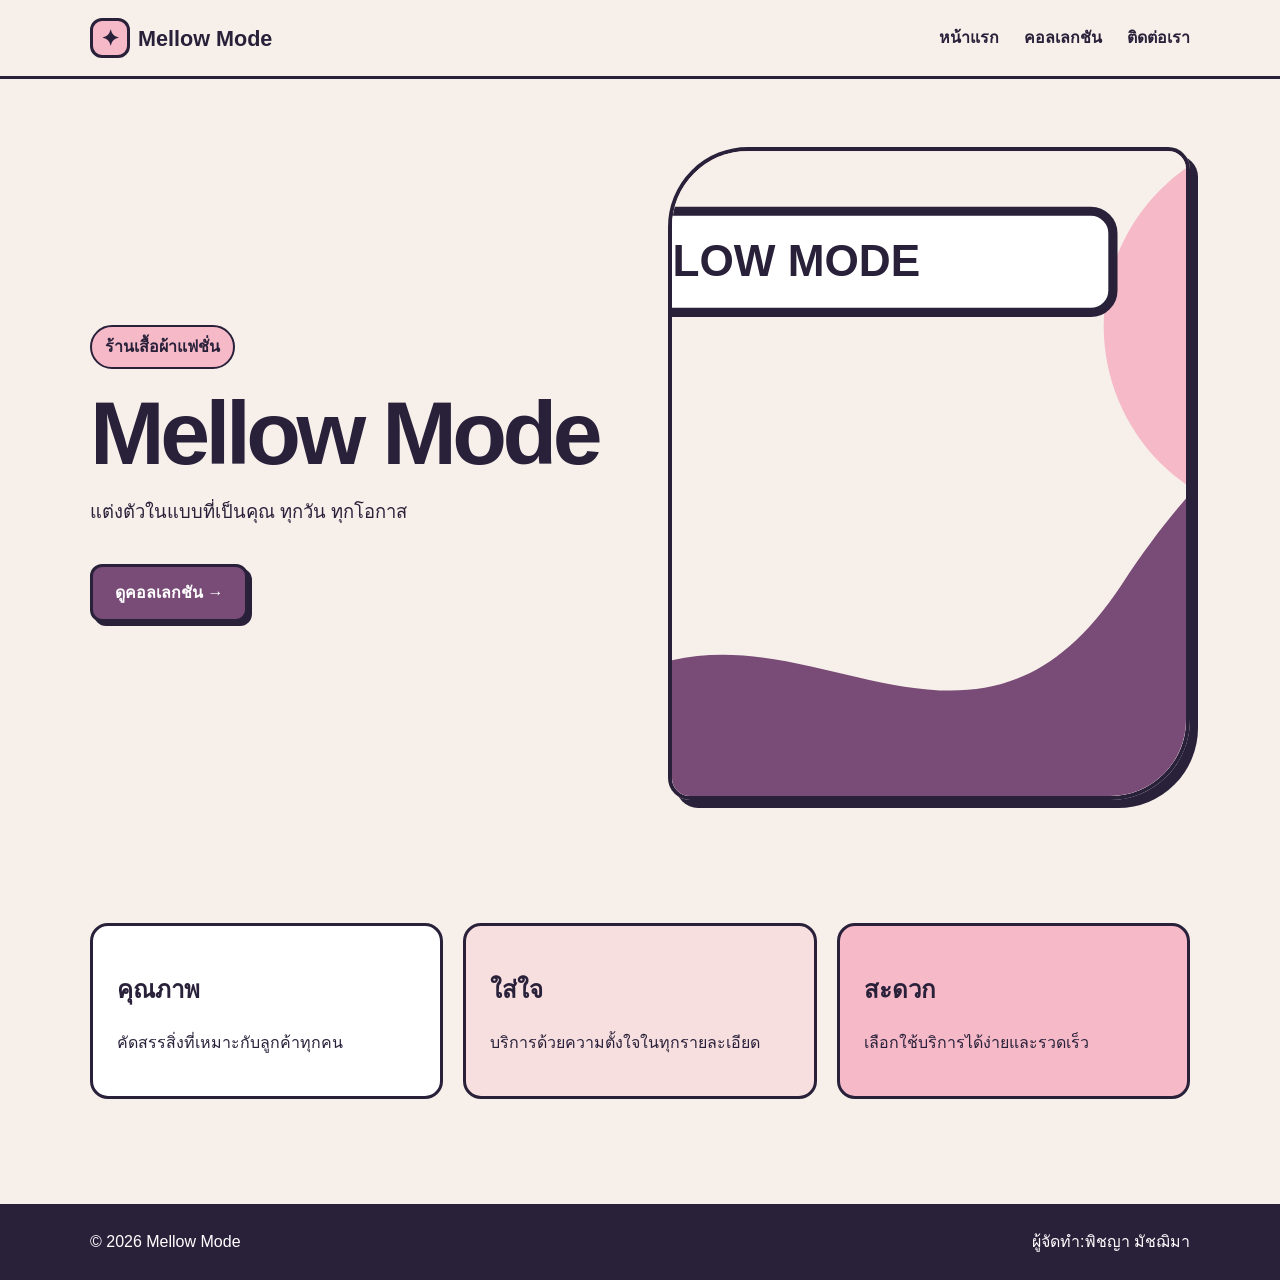
<file: index.html>
<!doctype html>
<html lang="th"><head><meta charset="utf-8"><meta name="viewport" content="width=device-width,initial-scale=1"><title>หน้าแรก | Mellow Mode</title><link rel="stylesheet" href="assets/style.css"></head><body style="--main:#784c77;--accent:#f5b9c8;--cream:#f7efe9;--ink:#29213a;--soft:#f5b9c855"><header class="site-header"><nav class="nav container"><a class="brand" href="index.html"><span class="mark">✦</span>Mellow Mode</a><div class="links"><a href="index.html">หน้าแรก</a><a href="collection.html">คอลเลกชัน</a><a href="contact.html">ติดต่อเรา</a></div></nav></header><main><section class="hero"><div class="container hero-grid"><div><span class="tag">ร้านเสื้อผ้าแฟชั่น</span><h1>Mellow Mode</h1><p>แต่งตัวในแบบที่เป็นคุณ ทุกวัน ทุกโอกาส</p><a class="button" href="collection.html">ดูคอลเลกชัน →</a></div><img src="images/fashion-banner.svg" alt="ภาพธุรกิจ"></div></section><section class="section"><div class="container strip"><article><h2>คุณภาพ</h2><p>คัดสรรสิ่งที่เหมาะกับลูกค้าทุกคน</p></article><article><h2>ใส่ใจ</h2><p>บริการด้วยความตั้งใจในทุกรายละเอียด</p></article><article><h2>สะดวก</h2><p>เลือกใช้บริการได้ง่ายและรวดเร็ว</p></article></div></section></main><footer class="footer"><div class="container footer-row"><p>© 2026 Mellow Mode</p><p>ผู้จัดทำ:พิชญา มัชฌิมา</p></div></footer></body></html>
</file>
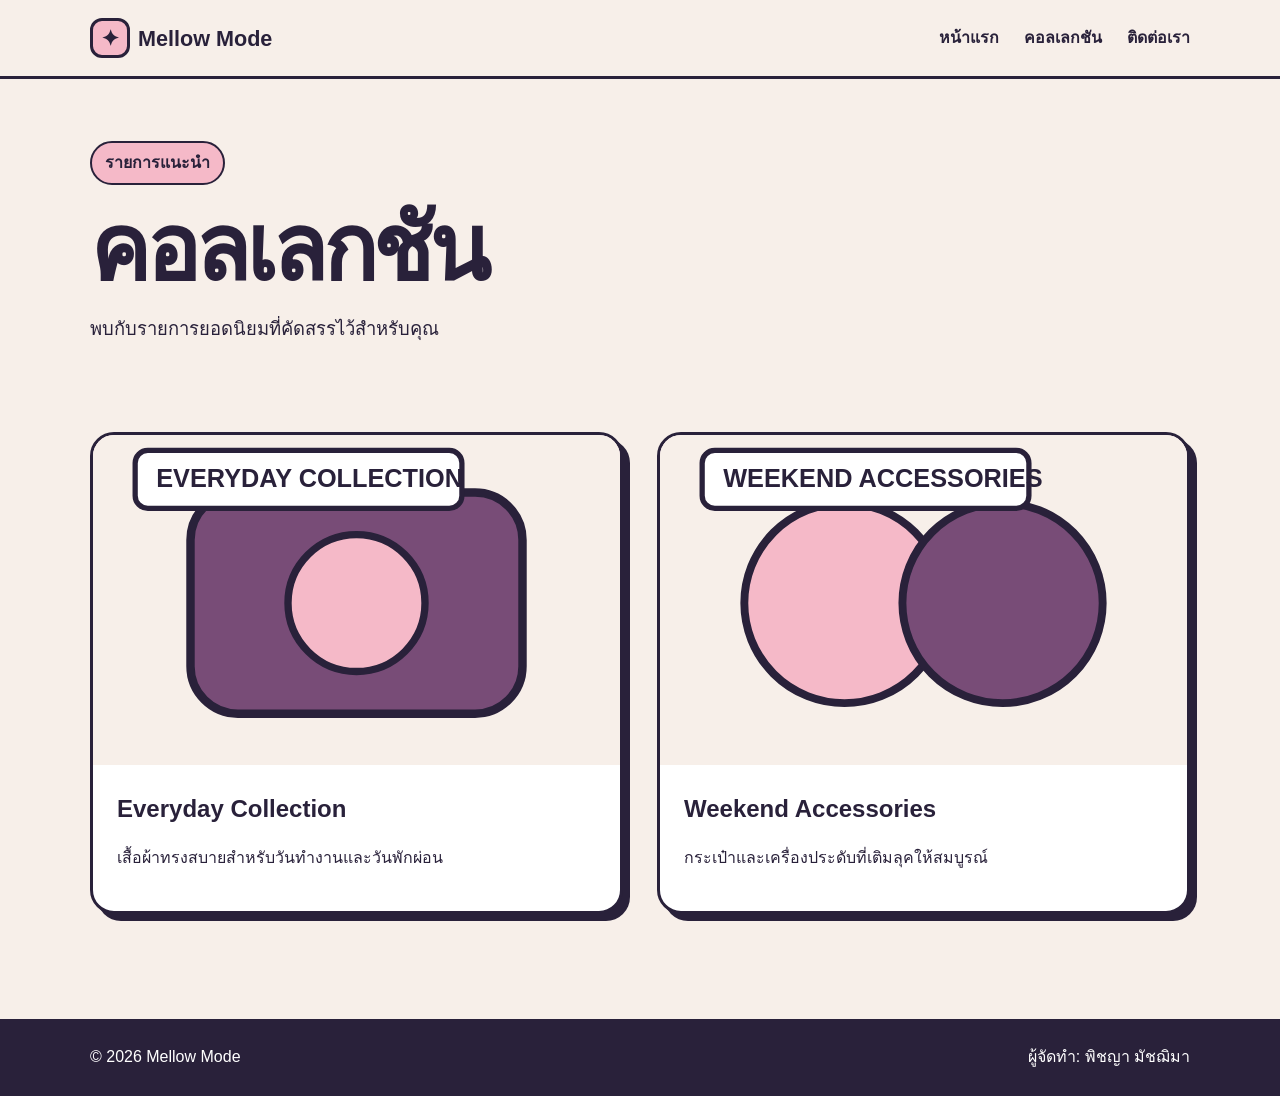
<file: collection.html>
<!doctype html>
<html lang="th"><head><meta charset="utf-8"><meta name="viewport" content="width=device-width,initial-scale=1"><title>คอลเลกชัน | Mellow Mode</title><link rel="stylesheet" href="assets/style.css"></head><body style="--main:#784c77;--accent:#f5b9c8;--cream:#f7efe9;--ink:#29213a;--soft:#f5b9c855"><header class="site-header"><nav class="nav container"><a class="brand" href="index.html"><span class="mark">✦</span>Mellow Mode</a><div class="links"><a href="index.html">หน้าแรก</a><a href="collection.html">คอลเลกชัน</a><a href="contact.html">ติดต่อเรา</a></div></nav></header><main><section class="page-head"><div class="container"><span class="tag">รายการแนะนำ</span><h1>คอลเลกชัน</h1><p>พบกับรายการยอดนิยมที่คัดสรรไว้สำหรับคุณ</p></div></section><section class="section"><div class="container cards"><article class="card"><img src="images/clothes-new.svg" alt="รายการที่หนึ่ง"><div><h2>Everyday Collection</h2><p>เสื้อผ้าทรงสบายสำหรับวันทำงานและวันพักผ่อน</p></div></article><article class="card"><img src="images/accessories-new.svg" alt=" รายการที่สอง"><div><h2>Weekend Accessories</h2><p>กระเป๋าและเครื่องประดับที่เติมลุคให้สมบูรณ์</p></div></article></div></section></main><footer class="footer"><div class="container footer-row"><p>© 2026 Mellow Mode</p><p>ผู้จัดทำ: พิชญา มัชฌิมา</p></div></footer></body></html>
</file>
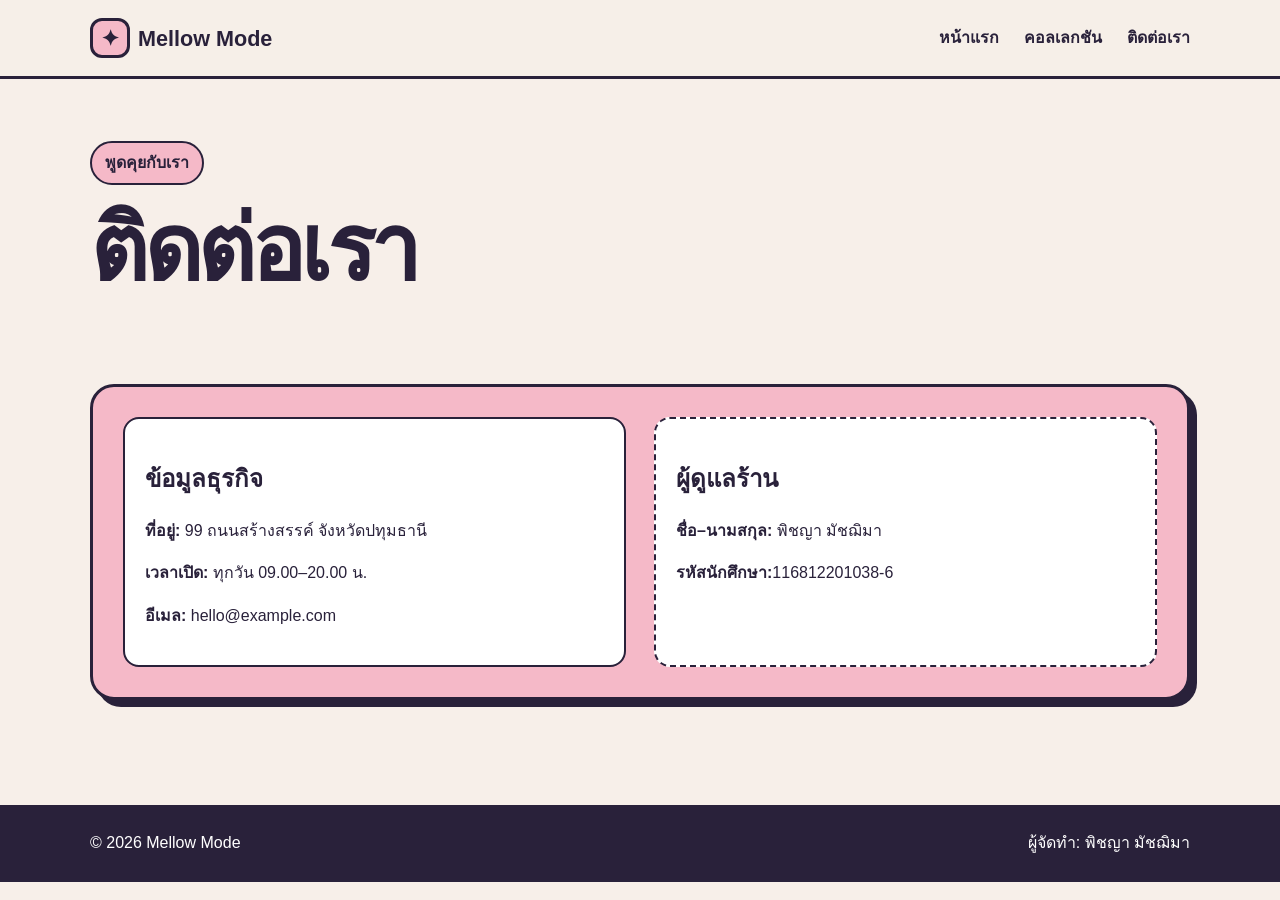
<file: contact.html>
<!doctype html>
<html lang="th"><head><meta charset="utf-8"><meta name="viewport" content="width=device-width,initial-scale=1"><title>ติดต่อเรา | Mellow Mode</title><link rel="stylesheet" href="assets/style.css"></head><body style="--main:#784c77;--accent:#f5b9c8;--cream:#f7efe9;--ink:#29213a;--soft:#f5b9c855"><header class="site-header"><nav class="nav container"><a class="brand" href="index.html"><span class="mark">✦</span>Mellow Mode</a><div class="links"><a href="index.html">หน้าแรก</a><a href="collection.html">คอลเลกชัน</a><a href="contact.html">ติดต่อเรา</a></div></nav></header><main><section class="page-head"><div class="container"><span class="tag">พูดคุยกับเรา</span><h1>ติดต่อเรา</h1></div></section><section class="section"><div class="container contact"><section><h2>ข้อมูลธุรกิจ</h2><p><strong>ที่อยู่:</strong> 99 ถนนสร้างสรรค์ จังหวัดปทุมธานี</p><p><strong>เวลาเปิด:</strong> ทุกวัน 09.00–20.00 น.</p><p><strong>อีเมล:</strong> hello@example.com</p></section><section class="student"><h2>ผู้ดูแลร้าน</h2><p><strong>ชื่อ–นามสกุล:</strong> พิชญา มัชฌิมา</p><p><strong>รหัสนักศึกษา:</strong>116812201038-6</p></section></div></section></main><footer class="footer"><div class="container footer-row"><p>© 2026 Mellow Mode</p><p>ผู้จัดทำ: พิชญา มัชฌิมา</p></div></footer></body></html>
</file>
<file: assets/style.css>
*{box-sizing:border-box}body{margin:0;font-family:Arial,"Noto Sans Thai",sans-serif;color:var(--ink);background:var(--cream);line-height:1.65}.container{width:min(1100px,90%);margin:auto}.site-header{position:sticky;top:0;z-index:5;background:color-mix(in srgb,var(--cream) 93%,transparent);border-bottom:3px solid var(--ink)}.nav{min-height:76px;display:flex;align-items:center;justify-content:space-between;gap:24px}.brand{font-size:1.35rem;font-weight:900;color:var(--ink);text-decoration:none}.mark{display:inline-grid;place-items:center;width:40px;height:40px;border:3px solid var(--ink);border-radius:12px;background:var(--accent);margin-right:8px}.links{display:flex;gap:25px}.links a{color:var(--ink);font-weight:800;text-decoration:none}.links a:hover{text-decoration:underline 3px;text-underline-offset:6px}.hero{padding:68px 0}.hero-grid{display:grid;grid-template-columns:1fr 1fr;gap:55px;align-items:center}.tag{display:inline-block;padding:7px 13px;border:2px solid var(--ink);border-radius:99px;background:var(--accent);font-weight:800}.hero h1,.page-head h1{font-size:clamp(3rem,7vw,6.2rem);line-height:.94;letter-spacing:-.05em;margin:22px 0}.hero p,.page-head p{font-size:1.15rem}.hero img{width:100%;aspect-ratio:4/5;object-fit:cover;border:4px solid var(--ink);border-radius:80px 22px 80px 22px;box-shadow:8px 8px 0 var(--ink);background:var(--soft)}.button{display:inline-block;margin-top:18px;padding:13px 22px;border:3px solid var(--ink);border-radius:12px;background:var(--main);box-shadow:4px 4px 0 var(--ink);color:white;font-weight:900;text-decoration:none}.button:hover{transform:translate(3px,3px);box-shadow:1px 1px 0 var(--ink)}.section{padding:55px 0}.strip{display:grid;grid-template-columns:repeat(3,1fr);gap:20px}.strip article{padding:24px;border:3px solid var(--ink);border-radius:18px;background:white}.strip article:nth-child(2){background:var(--soft)}.strip article:nth-child(3){background:var(--accent)}.page-head{padding:62px 0 15px}.cards{display:grid;grid-template-columns:repeat(2,1fr);gap:34px}.card{overflow:hidden;border:3px solid var(--ink);border-radius:24px;background:white;box-shadow:7px 7px 0 var(--ink)}.card img{display:block;width:100%;height:330px;object-fit:cover;background:var(--soft)}.card div{padding:24px}.card h2{margin:0}.contact{display:grid;grid-template-columns:1fr 1fr;gap:28px;padding:30px;border:3px solid var(--ink);border-radius:24px;background:var(--accent);box-shadow:7px 7px 0 var(--ink)}.contact section{padding:20px;border:2px solid var(--ink);border-radius:16px;background:white}.student{border-style:dashed!important}.footer{margin-top:50px;padding:25px 0;background:var(--ink);color:white}.footer-row{display:flex;justify-content:space-between;gap:20px;flex-wrap:wrap}.footer p{margin:0}@media(max-width:760px){.nav{padding:17px 0;align-items:flex-start;flex-direction:column}.links{width:100%;justify-content:space-between;gap:8px}.hero-grid,.cards,.contact{grid-template-columns:1fr}.strip{grid-template-columns:1fr}.hero img{aspect-ratio:16/11}.card img{height:250px}}
</file>
